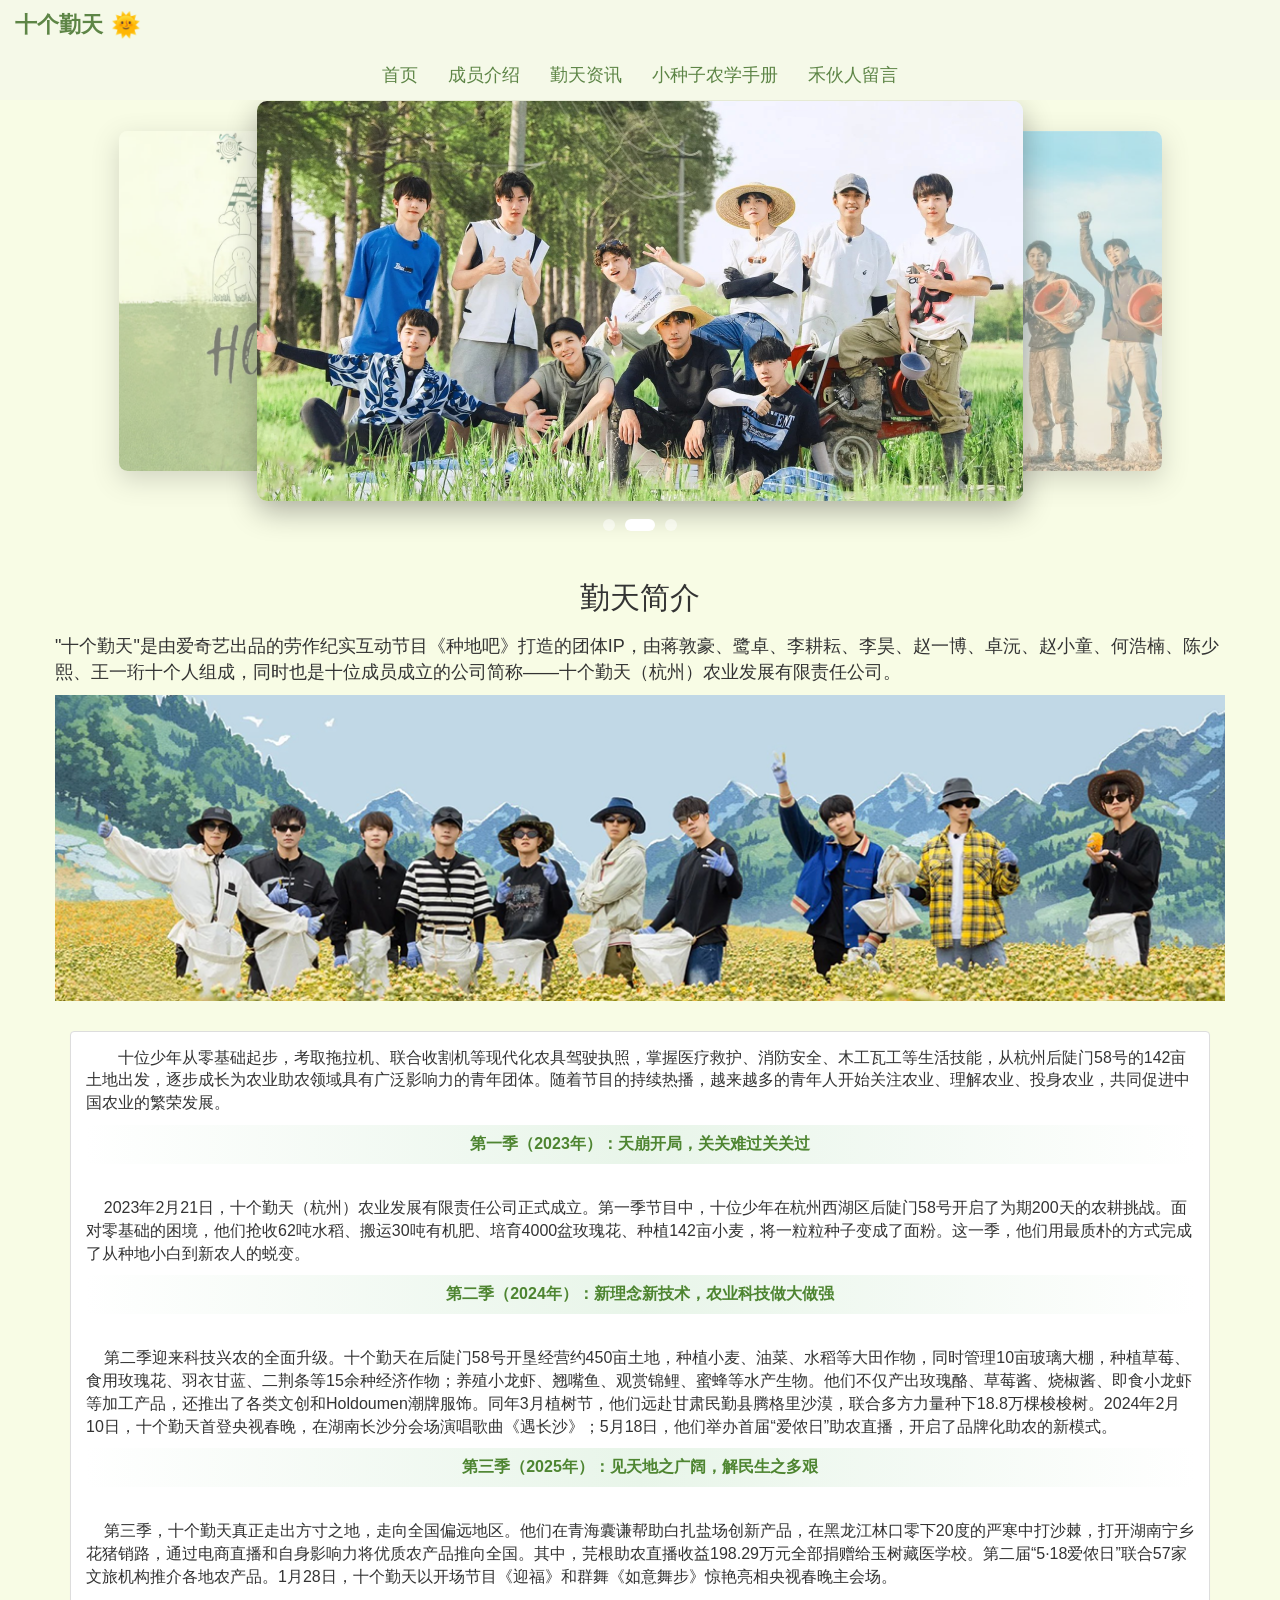
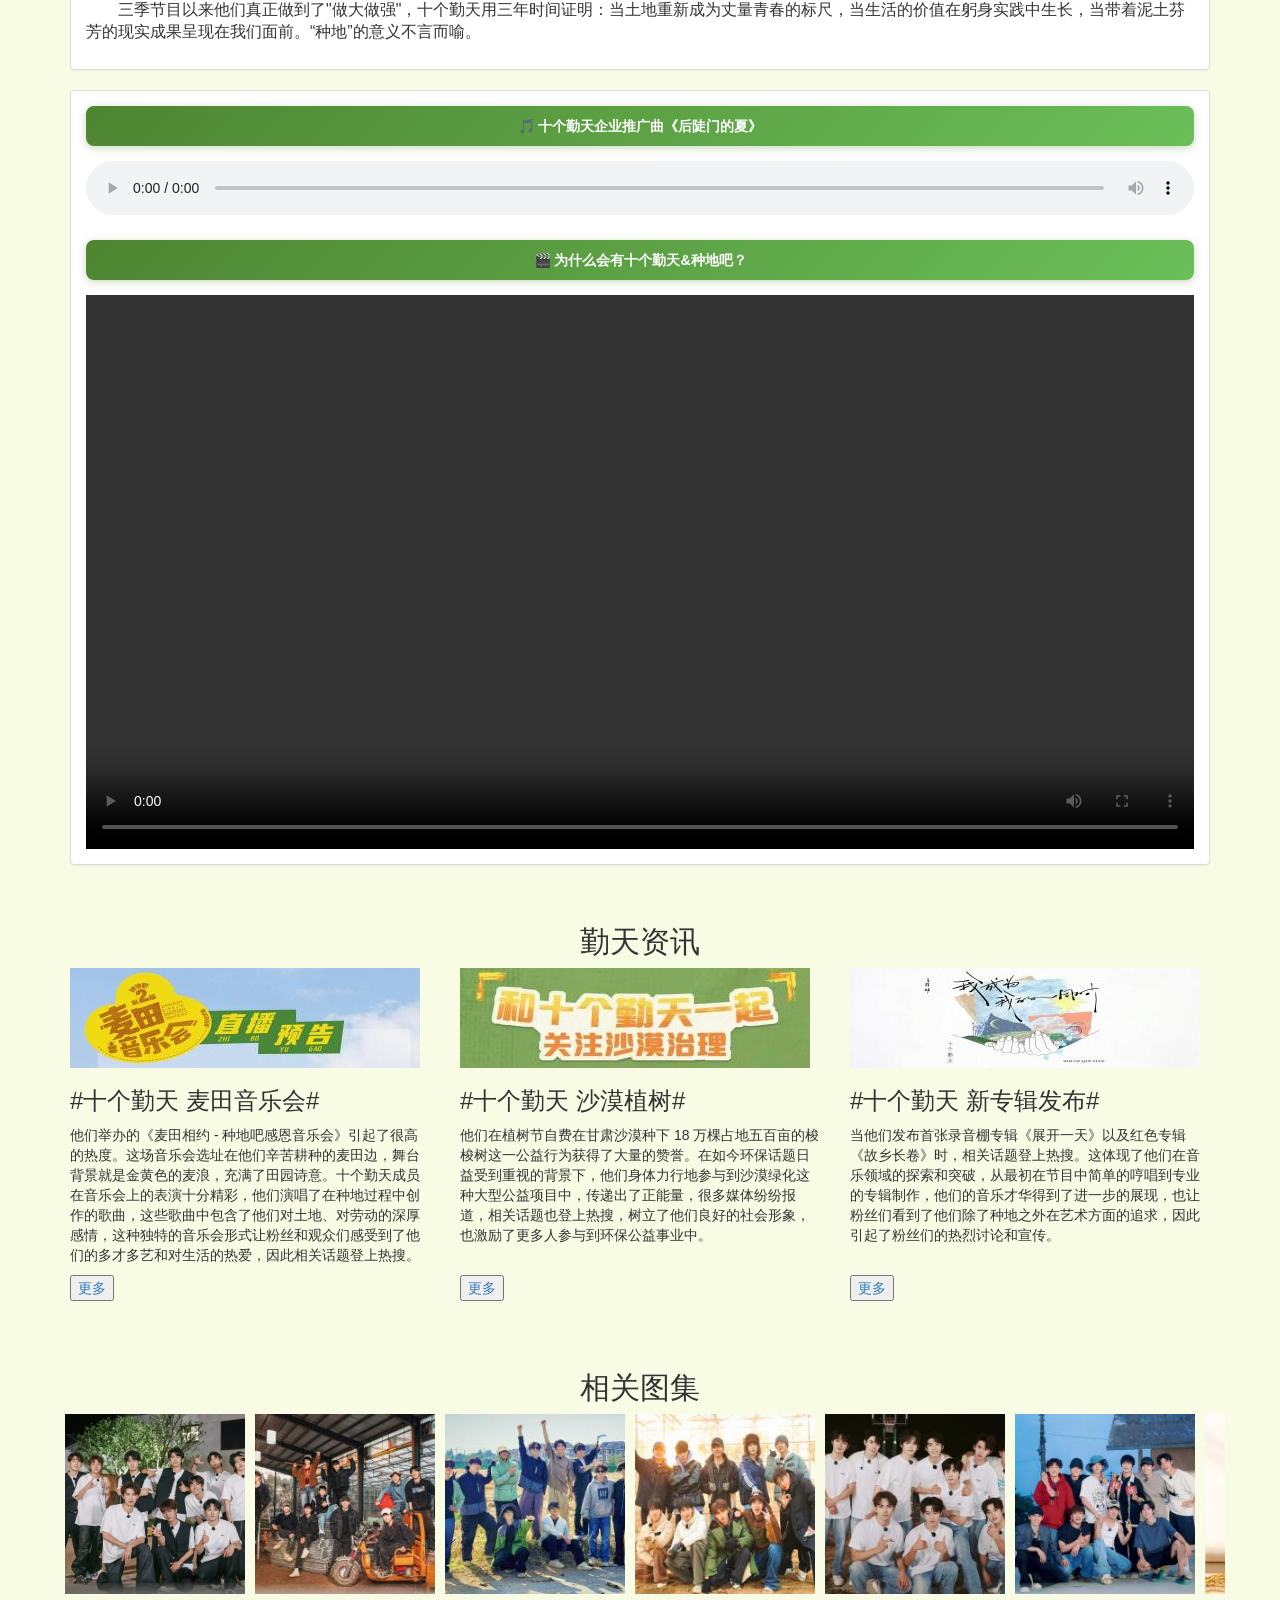
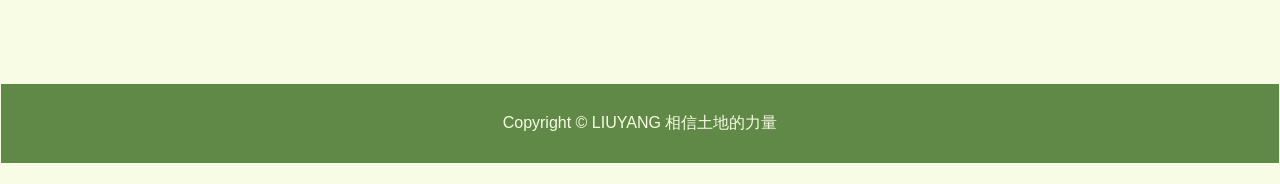
<file: index.html>
<!doctype html>
<html lang="zh-CN">
  <head>
    <meta charset="utf-8">
    <meta http-equiv="X-UA-Compatible" content="IE=edge">
    <meta name="viewport" content="width=device-width, initial-scale=1">
    <title>首页</title>
    <!-- Bootstrap -->
    <link rel="stylesheet" href="css/bootstrap.min.css">
	<link rel="stylesheet" href="css/index.css">
	<style>
		.carousel-container {
			position: relative;
			width: 100%;
			height: 500px;
			perspective: 1000px;
			overflow: hidden;
			margin-top: 50px;
		}
		.carousel-track {
			position: relative;
			width: 100%;
			height: 100%;
			display: flex;
			justify-content: center;
			align-items: center;
		}
		.carousel-slide {
			position: absolute;
			width: 60%;
			height: 80%;
			transition: all 0.6s ease;
			opacity: 0.5;
			transform: scale(0.8);
		}
		.carousel-slide img {
			width: 100%;
			height: 100%;
			object-fit: cover;
			border-radius: 10px;
			box-shadow: 0 10px 30px rgba(0,0,0,0.3);
		}
		.carousel-slide.active {
			z-index: 3;
			opacity: 1;
			transform: scale(1) translateX(0);
		}
		.carousel-slide.prev {
			z-index: 2;
			transform: scale(0.85) translateX(-30%);
		}
		.carousel-slide.next {
			z-index: 2;
			transform: scale(0.85) translateX(30%);
		}
		.carousel-nav {
			position: absolute;
			bottom: 20px;
			left: 50%;
			transform: translateX(-50%);
			display: flex;
			gap: 10px;
			z-index: 10;
		}
		.carousel-dot {
			width: 12px;
			height: 12px;
			border-radius: 50%;
			background: rgba(255,255,255,0.5);
			cursor: pointer;
			transition: 0.3s;
		}
		.carousel-dot.active {
			background: #fff;
			width: 30px;
			border-radius: 6px;
		}
	</style>
  </head>
  <body>
	  	   <!--导航栏-->
    <nav class="navbar">
      <div class="container-fluid navbar-inverse navbar-fixed-top">
        <div class="navbar-header">
          <button type="button" class="navbar-toggle collapsed" data-toggle="collapse" data-target="#bs-example-navbar-collapse-1" aria-expanded="false">
            <span class="sr-only">Toggle navigation</span>
            <span class="icon-bar"></span>
            <span class="icon-bar"></span>
            <span class="icon-bar"></span>
          </button>
          <a class="navbar-brand" href="index.html" style="display: flex; align-items: center; gap: 8px; font-size: 22px; font-weight: bold; font-family: 'KaiTi', 'STKaiti', serif;">十个勤天 <span style="font-size: 24px;">🌞</span></a>
        </div>
   
        <div class="collapse navbar-collapse" id="bs-example-navbar-collapse-1">
          <ul class="nav navbar-nav" style="display: flex; justify-content: center; width: 100%; font-size: 17px;">
            <li><a href="index.html">首页</a></li>
            <li><a href="page1.html">成员介绍</a></li>
		    <li><a href="page2.html">勤天资讯</a></li>
			<li><a href="page3.html">小种子农学手册</a></li>
			<li><a href="page4.html">禾伙人留言</a></li>
          </ul>
        </div>
      </div>
  
	<!-- 3D轮播图 -->
	<div class="carousel-container">
		<div class="carousel-track">
			<div class="carousel-slide" data-index="0">
				<img src="images/banner1.png" alt="banner1">
			</div>
			<div class="carousel-slide active" data-index="1">
				<img src="images/banner2.png" alt="banner2">
			</div>
			<div class="carousel-slide" data-index="2">
				<img src="images/banner3.png" alt="banner3">
			</div>
		</div>
		<div class="carousel-nav">
			<div class="carousel-dot" data-index="0"></div>
			<div class="carousel-dot active" data-index="1"></div>
			<div class="carousel-dot" data-index="2"></div>
		</div>
	</div>
	<!-- 轮播图 -->

	  <div class="container story">
	  	<div class="row">
	  		<h2>勤天简介</h2>
			<span style="font-size: 18px;">"十个勤天"是由爱奇艺出品的劳作纪实互动节目《种地吧》打造的团体IP，由蒋敦豪、鹭卓、李耕耘、李昊、赵一博、卓沅、赵小童、何浩楠、陈少熙、王一珩十个人组成，同时也是十位成员成立的公司简称——十个勤天（杭州）农业发展有限责任公司。</span><br>
			</p>
	  	</div>
		<div class="row">
			<img src="images/长合照.jpg" >
		</div>
	  </div>
	  
	  <div class="container jieshao">
	  	<div class="row"> 
			<!-- 响应式布局中等屏幕（电脑端） -->
	  		<div class="col-md-12" style="order: 2;">
	  			<div class="panel panel-default">
	  			  <div class="panel-body">
	  			    <p style="font-size:16px; text-indent: 2em;">十位少年从零基础起步，考取拖拉机、联合收割机等现代化农具驾驶执照，掌握医疗救护、消防安全、木工瓦工等生活技能，从杭州后陡门58号的142亩土地出发，逐步成长为农业助农领域具有广泛影响力的青年团体。随着节目的持续热播，越来越多的青年人开始关注农业、理解农业、投身农业，共同促进中国农业的繁荣发展。</p>
	  			    <p style="font-size:16px;"><strong style="color: #4E8531; display: block; text-align: center; padding: 8px; background: linear-gradient(90deg, transparent, #E8F5E9, transparent); border-radius: 5px; margin-bottom: 10px;">第一季（2023年）：天崩开局，关关难过关关过</strong><br>&nbsp;&nbsp;&nbsp;&nbsp;2023年2月21日，十个勤天（杭州）农业发展有限责任公司正式成立。第一季节目中，十位少年在杭州西湖区后陡门58号开启了为期200天的农耕挑战。面对零基础的困境，他们抢收62吨水稻、搬运30吨有机肥、培育4000盆玫瑰花、种植142亩小麦，将一粒粒种子变成了面粉。这一季，他们用最质朴的方式完成了从种地小白到新农人的蜕变。</p>
	  			    <p style="font-size:16px;"><strong style="color: #4E8531; display: block; text-align: center; padding: 8px; background: linear-gradient(90deg, transparent, #E8F5E9, transparent); border-radius: 5px; margin-bottom: 10px;">第二季（2024年）：新理念新技术，农业科技做大做强</strong><br>&nbsp;&nbsp;&nbsp;&nbsp;第二季迎来科技兴农的全面升级。十个勤天在后陡门58号开垦经营约450亩土地，种植小麦、油菜、水稻等大田作物，同时管理10亩玻璃大棚，种植草莓、食用玫瑰花、羽衣甘蓝、二荆条等15余种经济作物；养殖小龙虾、翘嘴鱼、观赏锦鲤、蜜蜂等水产生物。他们不仅产出玫瑰酪、草莓酱、烧椒酱、即食小龙虾等加工产品，还推出了各类文创和Holdoumen潮牌服饰。同年3月植树节，他们远赴甘肃民勤县腾格里沙漠，联合多方力量种下18.8万棵梭梭树。2024年2月10日，十个勤天首登央视春晚，在湖南长沙分会场演唱歌曲《遇长沙》；5月18日，他们举办首届“爱侬日”助农直播，开启了品牌化助农的新模式。</p>
	  			    <p style="font-size:16px;"><strong style="color: #4E8531; display: block; text-align: center; padding: 8px; background: linear-gradient(90deg, transparent, #E8F5E9, transparent); border-radius: 5px; margin-bottom: 10px;">第三季（2025年）：见天地之广阔，解民生之多艰</strong><br>&nbsp;&nbsp;&nbsp;&nbsp;第三季，十个勤天真正走出方寸之地，走向全国偏远地区。他们在青海囊谦帮助白扎盐场创新产品，在黑龙江林口零下20度的严寒中打沙棘，打开湖南宁乡花猪销路，通过电商直播和自身影响力将优质农产品推向全国。其中，芫根助农直播收益198.29万元全部捐赠给玉树藏医学校。第二届“5·18爱侬日”联合57家文旅机构推介各地农产品。1月28日，十个勤天以开场节目《迎福》和群舞《如意舞步》惊艳亮相央视春晚主会场。</p>
	  			    <p style="font-size:16px; text-indent: 2em;">三季节目以来他们真正做到了"做大做强"，十个勤天用三年时间证明：当土地重新成为丈量青春的标尺，当生活的价值在躬身实践中生长，当带着泥土芬芳的现实成果呈现在我们面前。“种地”的意义不言而喻。</p>
				</div>
	  			</div>
	  		</div>
			 
			<!-- 响应式布局中等屏幕（电脑端） -->
			<div class="col-md-12" style="order: 1;">
				<!-- 面板组件 -->
				<div class="panel panel-default" style="margin-bottom: 20px;">
				  <div class="panel-body">
					  <!-- 音频 -->
					<p style="font-weight: bold; text-align: center; padding: 10px; background: linear-gradient(135deg, #4E8531, #6BBF59); color: white; border-radius: 8px; margin-bottom: 15px; box-shadow: 0 2px 8px rgba(78, 133, 49, 0.3);">🎵 十个勤天企业推广曲《后陡门的夏》</p>
					<audio src="video/后陡门的夏.mp3" controls="controls" style="width: 100%; margin-bottom: 20px; min-height: 35px;">
					您的浏览器不支持音频播放
					</audio>
					<!-- 视频 -->
					<p style="font-weight: bold; text-align: center; padding: 10px; background: linear-gradient(135deg, #4E8531, #6BBF59); color: white; border-radius: 8px; margin-bottom: 15px; box-shadow: 0 2px 8px rgba(78, 133, 49, 0.3);">🎬 为什么会有十个勤天&种地吧？</p>
					<video src="video/先导片.mp4" controls="controls" style="width: 100%; height: auto; min-height: 300px; display: block; margin: 0 auto;">
					您的浏览器不支持视频播放
					</video>
				  </div>
				</div>
			</div>
	  	</div>
	  </div>
<!-- 资讯部分 -->
	<br>
    <div class="container">
        <div class="row">
        <h2 style="text-align: center;">勤天资讯</h2>
            <div class="col-md-4 portfolio-item">
                <img src="images/yinyuehui.jpg">
                <h3>#十个勤天 麦田音乐会#</h3>
                <p>他们举办的《麦田相约 - 种地吧感恩音乐会》引起了很高的热度。这场音乐会选址在他们辛苦耕种的麦田边，舞台背景就是金黄色的麦浪，充满了田园诗意。十个勤天成员在音乐会上的表演十分精彩，他们演唱了在种地过程中创作的歌曲，这些歌曲中包含了他们对土地、对劳动的深厚感情，这种独特的音乐会形式让粉丝和观众们感受到了他们的多才多艺和对生活的热爱，因此相关话题登上热搜。</p>
                <a href="page2.html">
				    <button>更多</button>
				</a>
            </div>
            <div class="col-md-4 portfolio-item">
                <img src="images/zhishu.jpg">
                <h3>#十个勤天 沙漠植树#</h3>
                <p >他们在植树节自费在甘肃沙漠种下 18 万棵占地五百亩的梭梭树这一公益行为获得了大量的赞誉。在如今环保话题日益受到重视的背景下，他们身体力行地参与到沙漠绿化这种大型公益项目中，传递出了正能量，很多媒体纷纷报道，相关话题也登上热搜，树立了他们良好的社会形象，也激励了更多人参与到环保公益事业中。</p><br>
                <a href="page2.html">
				    <button>更多</button>
				</a>
            </div>
            
            <div class="col-md-4 portfolio-item">
                <img src="images/zhuanji.jpg">
                <h3>#十个勤天 新专辑发布#</h3>
                <p>当他们发布首张录音棚专辑《展开一天》以及红色专辑《故乡长卷》时，相关话题登上热搜。这体现了他们在音乐领域的探索和突破，从最初在节目中简单的哼唱到专业的专辑制作，他们的音乐才华得到了进一步的展现，也让粉丝们看到了他们除了种地之外在艺术方面的追求，因此引起了粉丝们的热烈讨论和宣传。</p><br>
                <a href="page2.html">
				    <button>更多</button>
				</a>
            </div>

        </div>
    </div>
    <!-- 资讯部分结束 -->

	  <div class="container-fluid works">
	  	<div class="container">
	  		<div class="row text-center title">
	  			<h2>相关图集</h2>
	  		</div>
	  		<div class="row bottom">
	  			<ul class="scroll-container">
	  				<li class="scroll-item">
	  				<img src="images/合照1.jpg" onclick="openModal(this.src)" alt="合照1">
	  				<img src="images/合照2.jpg" onclick="openModal(this.src)" alt="合照2">
	  				<img src="images/合照3.jpg" onclick="openModal(this.src)" alt="合照3">
	  				<img src="images/合照4.jpg" onclick="openModal(this.src)" alt="合照4">
	  				<img src="images/合照5.jpg" onclick="openModal(this.src)" alt="合照5">
	  				<img src="images/合照6.jpg" onclick="openModal(this.src)" alt="合照6">
					<img src="images/大米.png" onclick="openModal(this.src)" alt="大米">
					<img src="images/六尾飘移虾.png" onclick="openModal(this.src)" alt="六尾飘移虾">
					<img src="images/翘嘴咸鱼.png" onclick="openModal(this.src)" alt="翘嘴咸鱼">
					<img src="images/草莓酱.png" onclick="openModal(this.src)" alt="草莓酱">
					<img src="images/全麦粉.png" onclick="openModal(this.src)" alt="全麦粉">
					<img src="images/玫瑰酪.png" onclick="openModal(this.src)" alt="玫瑰酪">
	  				</li>
	  			</ul>
	  		</div>
	  		
	  	</div>
	  </div>
	  
	  <!-- 图片查看模态框 -->
	  <div id="imageModal" class="modal" onclick="closeModal()">
	    <span class="close">&times;</span>
	    <img class="modal-content" id="modalImage">
	    <div id="caption"></div>
	  </div>
	  
	
<!--版权区-->
     <div class="container-fluid  footer">
       <div class="row">
         <div class="col-md-12">Copyright © LIUYANG 相信土地的力量</div>
       </div>
     </div>
	
    <!--引入js文件 -->
    <script src="js/jquery.min.js"></script>
    <script src="js/bootstrap.min.js"></script>

	<script>
		const slides = document.querySelectorAll('.carousel-slide');
		const dots = document.querySelectorAll('.carousel-dot');
		let currentIndex = 1;
		const totalSlides = slides.length;

		function updateCarousel() {
			slides.forEach((slide, index) => {
				slide.classList.remove('active', 'prev', 'next');
				const diff = index - currentIndex;
				if (diff === 0) {
					slide.classList.add('active');
				} else if (diff === -1 || (currentIndex === 0 && index === totalSlides - 1)) {
					slide.classList.add('prev');
				} else if (diff === 1 || (currentIndex === totalSlides - 1 && index === 0)) {
					slide.classList.add('next');
				}
			});

			dots.forEach((dot, index) => {
				dot.classList.toggle('active', index === currentIndex);
			});
		}

		function nextSlide() {
			currentIndex = (currentIndex + 1) % totalSlides;
			updateCarousel();
		}

		function prevSlide() {
			currentIndex = (currentIndex - 1 + totalSlides) % totalSlides;
			updateCarousel();
		}

		dots.forEach((dot, index) => {
			dot.addEventListener('click', () => {
				currentIndex = index;
				updateCarousel();
			});
		});

		setInterval(nextSlide, 3000);

		updateCarousel();
	</script>

	<script>
		function openModal(src) {
			var modal = document.getElementById('imageModal');
			var modalImg = document.getElementById('modalImage');
			var captionText = document.getElementById('caption');
			modal.style.display = "block";
			modalImg.src = src;
			captionText.innerHTML = src.split('/').pop().split('.')[0];
			document.body.style.overflow = "hidden";
		}

		function closeModal() {
			var modal = document.getElementById('imageModal');
			modal.style.display = "none";
			document.body.style.overflow = "auto";
		}

		window.onclick = function(event) {
			var modal = document.getElementById('imageModal');
			if (event.target == modal) {
				closeModal();
			}
		}
	</script>
  </body>
</html>
</file>
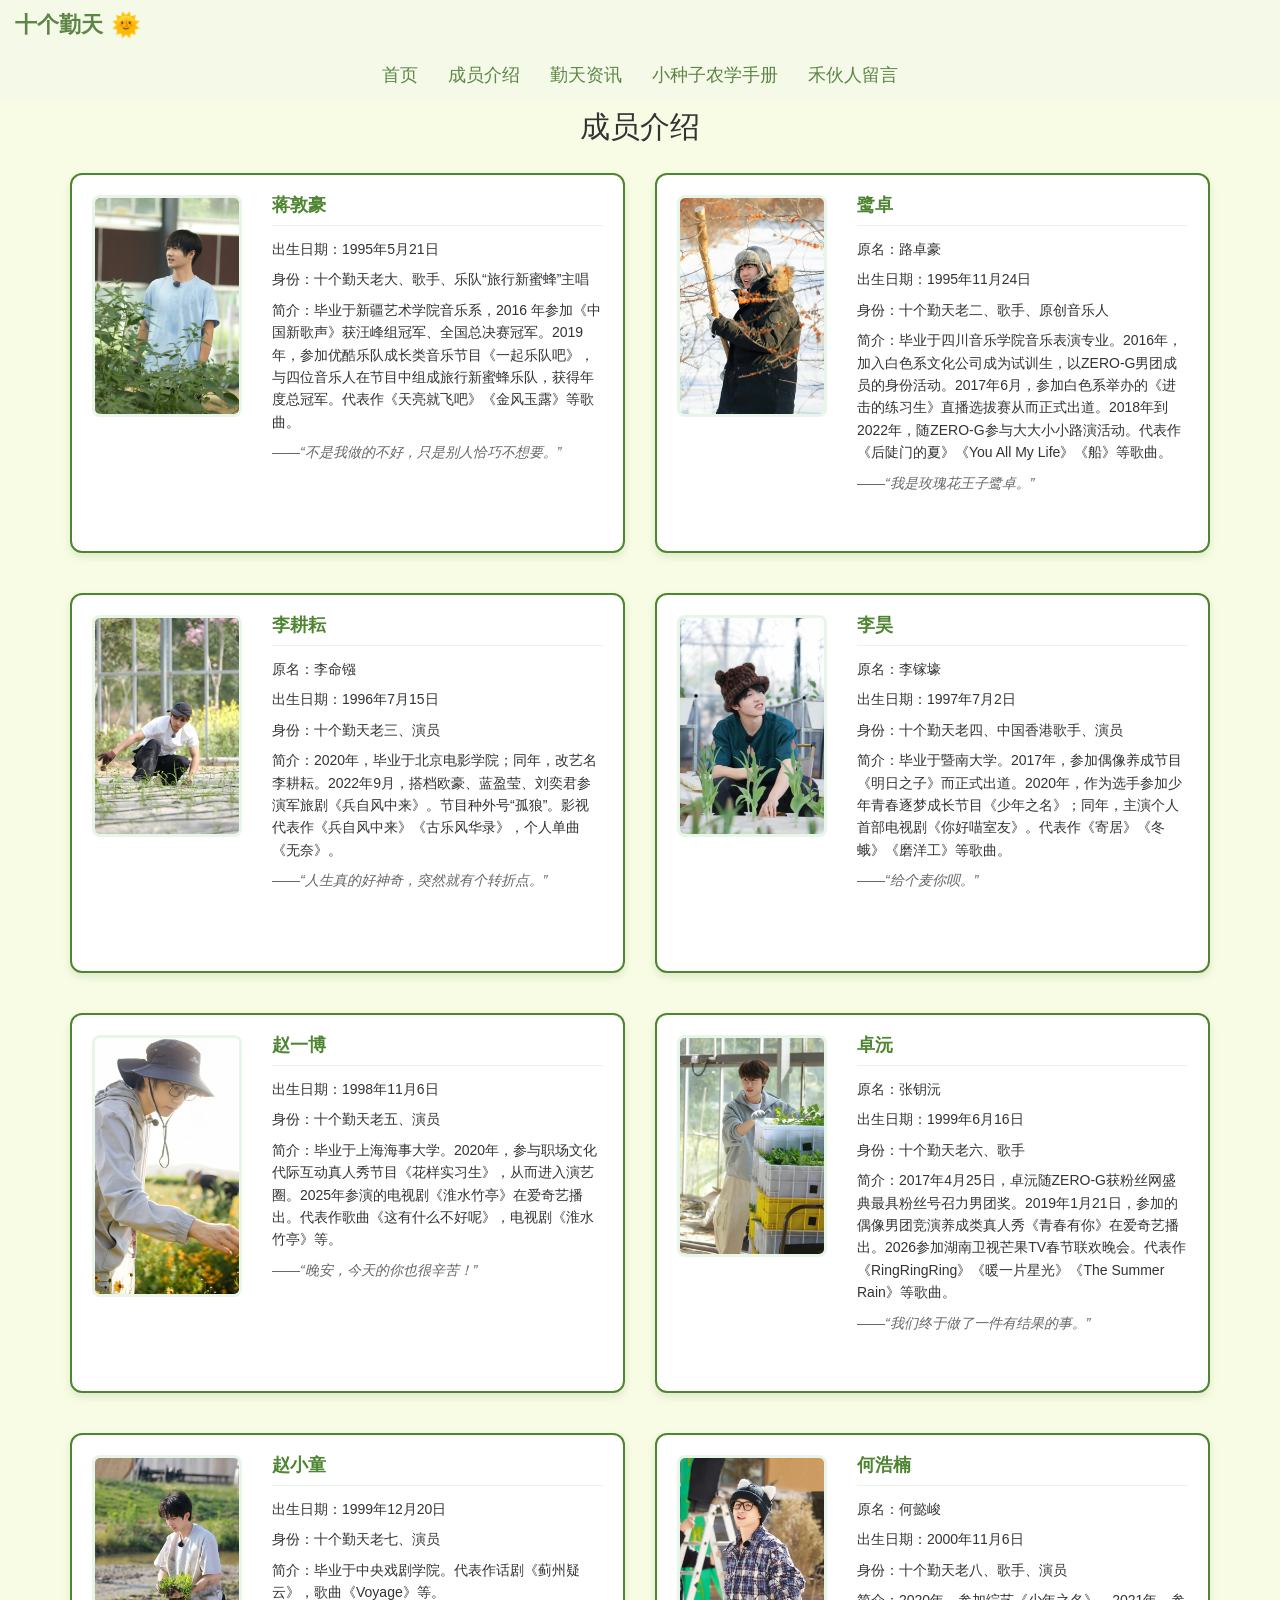
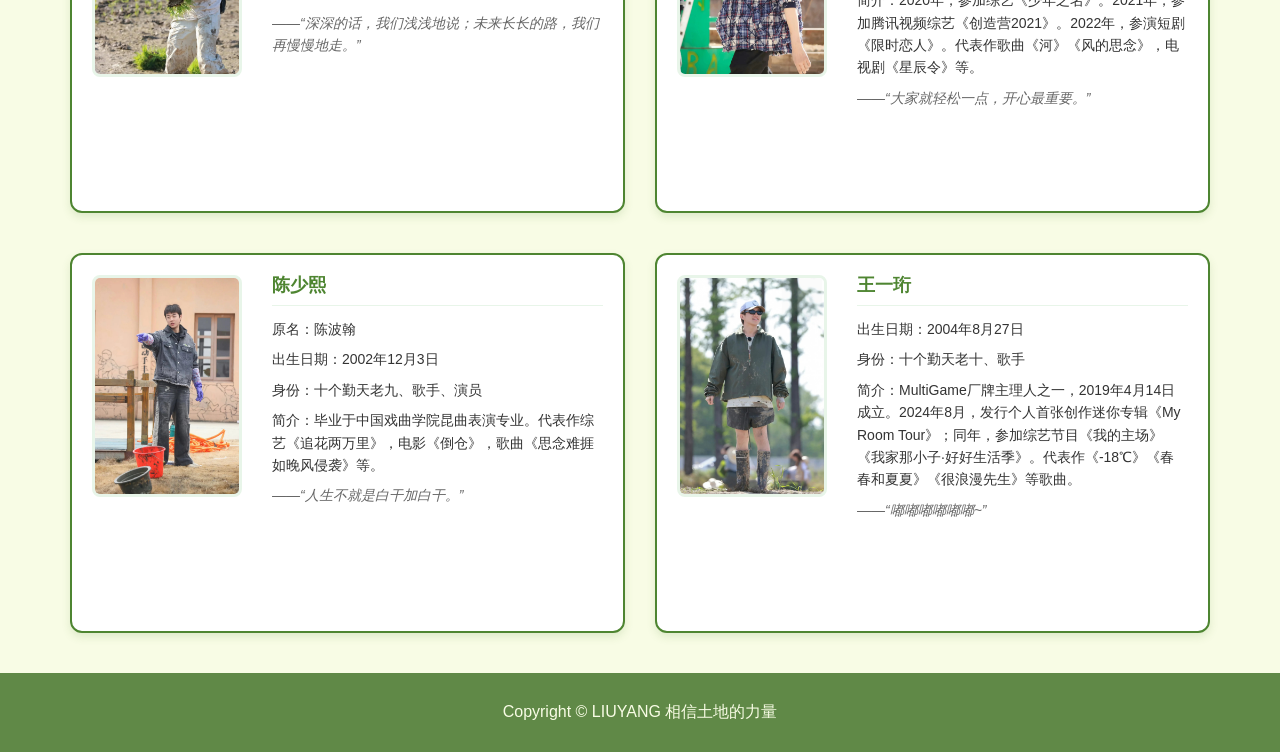
<file: page1.html>
<!doctype html>
<html lang="zh-CN">
  <head>
    <meta charset="utf-8">
    <meta http-equiv="X-UA-Compatible" content="IE=edge">
    <meta name="viewport" content="width=device-width, initial-scale=1">
    <!-- 上述3个meta标签*必须*放在最前面，任何其他内容都*必须*跟随其后！ -->
    <title>成员介绍</title>

    <!-- Bootstrap -->
    <link rel="stylesheet" href="css/bootstrap.min.css">
	<link rel="stylesheet" href="css/index.css">
	<style>
		.media-left img {
			transition: transform 0.3s ease;
			cursor: pointer;
			border-radius: 8px;
		}
		.media-left img:hover {
			transform: scale(1.1);
			box-shadow: 0 4px 15px rgba(0,0,0,0.3);
		}
		.modal {
			display: none;
			position: fixed;
			z-index: 9999;
			padding-top: 50px;
			left: 0;
			top: 0;
			width: 100%;
			height: 100%;
			overflow: auto;
			background-color: rgba(0,0,0,0.9);
		}
		.modal-content {
			margin: auto;
			display: block;
			max-width: 90%;
			max-height: 80vh;
			border-radius: 10px;
		}
		.close {
			position: absolute;
			top: 15px;
			right: 35px;
			color: #fff;
			font-size: 40px;
			font-weight: bold;
			cursor: pointer;
			transition: 0.3s;
		}
		.close:hover {
			color: #ccc;
		}
		/* 人物卡片样式 */
		.person-card {
			border: 2px solid #4E8531;
			border-radius: 12px;
			padding: 20px;
			background-color: #ffffff;
			margin-bottom: 20px;
			box-shadow: 0 4px 8px rgba(78, 133, 49, 0.15);
			min-height: 380px;
			display: flex;
			flex-direction: row;
			align-items: flex-start;
		}
		.person-card:hover {
			box-shadow: 0 6px 12px rgba(78, 133, 49, 0.2);
		}
		.person-card .media-left {
			flex-shrink: 0;
			margin-right: 20px;
		}
		.person-card .media-left img {
			border-radius: 8px;
			border: 3px solid #E8F5E9;
			width: 150px;
			height: auto;
			display: block;
		}
		.person-card .media-heading {
			color: #4E8531;
			font-weight: bold;
			border-bottom: 1px solid #E8F5E9;
			padding-bottom: 10px;
			margin-bottom: 12px;
			font-size: 1.3em;
		}
		.person-card .media-body {
			flex: 1;
			display: flex;
			flex-direction: column;
		}
		.person-card .media-body p {
			margin-bottom: 8px;
			line-height: 1.6;
			font-size: 14px;
			color: #333;
		}
		.person-card .media-body p:last-child {
			margin-top: auto;
			font-style: italic;
			color: #666;
		}
	</style>
  </head>
  <body>
	  <!--导航栏-->
    <nav class="navbar">
      <div class="container-fluid navbar-inverse navbar-fixed-top">
        <div class="navbar-header">
          <button type="button" class="navbar-toggle collapsed" data-toggle="collapse" data-target="#bs-example-navbar-collapse-1" aria-expanded="false">
            <span class="sr-only">Toggle navigation</span>
            <span class="icon-bar"></span>
            <span class="icon-bar"></span>
            <span class="icon-bar"></span>
          </button>
          <a class="navbar-brand" href="index.html" style="display: flex; align-items: center; gap: 8px; font-size: 22px; font-weight: bold; font-family: 'KaiTi', 'STKaiti', serif;">十个勤天 <span style="font-size: 24px;">🌞</span></a>
        </div>
   
        <div class="collapse navbar-collapse" id="bs-example-navbar-collapse-1">
          <ul class="nav navbar-nav" style="display: flex; justify-content: center; width: 100%; font-size: 17px;">
            <li><a href="index.html">首页</a></li>
            <li><a href="page1.html">成员介绍</a></li>
        <li><a href="page2.html">勤天资讯</a></li>
      <li><a href="page3.html">小种子农学手册</a></li>
      <li><a href="page4.html">禾伙人留言</a></li>
          </ul>
        </div>
      </div>
    </nav>
    <br>
    <h2 style="text-align: center;">成员介绍</h2>
    <br>
    <div class="container pro">
    <div class="row">
      <!-- 响应式布局中等屏幕（电脑端）占据一行六列，小屏幕（平板端）占据一整行十二列 -->
      <div class="col-md-6 col-sm-12">
        <!-- 媒体对象组件 -->
        <div class="media person-card">
          <!-- 媒体对象左边图片内容 -->
          <div class="media-left">
            <a href="#">
               <img src="images/个人介绍-蒋敦豪.jpg" style="width: 150px; height: auto;">
            </a>
          </div>
          <div class="media-body">
            <h3 class="media-heading">蒋敦豪</h3>  
            <p>出生日期：1995年5月21日</p>
            <p>身份：十个勤天老大、歌手、乐队“旅行新蜜蜂”主唱</p>
            <p>简介：毕业于新疆艺术学院音乐系，2016 年参加《中国新歌声》获汪峰组冠军、全国总决赛冠军。2019年，参加优酷乐队成长类音乐节目《一起乐队吧》，与四位音乐人在节目中组成旅行新蜜蜂乐队，获得年度总冠军。代表作《天亮就飞吧》《金风玉露》等歌曲。</p>
            <p>——“不是我做的不好，只是别人恰巧不想要。”</p>
          </div>
        </div>
      </div>
      
      <div class="col-md-6 col-sm-12">
        <div class="media person-card">
        <div class="media-left">
          <a href="#">
             <img src="images/个人介绍-鹭卓.jpg" style="width: 150px; height: auto;">
          </a>
        </div>
        <div class="media-body">
            <h3 class="media-heading">鹭卓</h3>
            <p>原名：路卓豪</p>
            <p>出生日期：1995年11月24日</p>
            <p>身份：十个勤天老二、歌手、原创音乐人</p>
            <p>简介：毕业于四川音乐学院音乐表演专业。2016年，加入白色系文化公司成为试训生，以ZERO-G男团成员的身份活动。2017年6月，参加白色系举办的《进击的练习生》直播选拔赛从而正式出道。2018年到2022年，随ZERO-G参与大大小小路演活动。代表作《后陡门的夏》《You All My Life》《船》等歌曲。</p>
            <p>——“我是玫瑰花王子鹭卓。”</p>
          </div>
      </div>
      </div>
      </div>
      <br>
      <div class="row">
        <div class="col-md-6 col-sm-12">
        <div class="media person-card">
        <div class="media-left">
          <a href="#">
             <img src="images/个人介绍-李耕耘.jpg" style="width: 150px; height: auto;">
          </a>
        </div>
        <div class="media-body">
            <h3 class="media-heading">李耕耘</h3>
            <p>原名：李命镪</p>
            <p>出生日期：1996年7月15日</p>
            <p>身份：十个勤天老三、演员</p>
            <p>简介：2020年，毕业于北京电影学院；同年，改艺名李耕耘。2022年9月，搭档欧豪、蓝盈莹、刘奕君参演军旅剧《兵自风中来》。节目种外号“孤狼”。影视代表作《兵自风中来》《古乐风华录》，个人单曲《无奈》。</p>
            <p>——“人生真的好神奇，突然就有个转折点。”</p>
          </div>
      </div>
      </div>
      
      <div class="col-md-6 col-sm-12">
        <div class="media person-card">
        <div class="media-left">
          <a href="#">
             <img src="images/个人介绍-李昊.jpg" style="width: 150px; height: auto;">
          </a>
        </div>
       <div class="media-body">
            <h3 class="media-heading">李昊</h3>
            <p>原名：李镓壕</p>
            <p>出生日期：1997年7月2日</p>
            <p>身份：十个勤天老四、中国香港歌手、演员</p>
            <p>简介：毕业于暨南大学。2017年，参加偶像养成节目《明日之子》而正式出道。2020年，作为选手参加少年青春逐梦成长节目《少年之名》；同年，主演个人首部电视剧《你好喵室友》。代表作《寄居》《冬蛾》《磨洋工》等歌曲。</p>
            <p>——“给个麦你呗。”</p>
          </div>
      </div>
      </div>
      </div>
      <br>
      <div class="row">
        <div class="col-md-6 col-sm-12">
        <div class="media person-card">
        <div class="media-left">
          <a href="#">
             <img src="images/个人介绍-赵一博.jpg" style="width: 150px; height: auto;">
          </a>
        </div>
        <div class="media-body">
          <h3 class="media-heading">赵一博</h3>
        <p>出生日期：1998年11月6日</p>
        <p>身份：十个勤天老五、演员</p>
        <p>简介：毕业于上海海事大学。2020年，参与职场文化代际互动真人秀节目《花样实习生》，从而进入演艺圈。2025年参演的电视剧《淮水竹亭》在爱奇艺播出。代表作歌曲《这有什么不好呢》，电视剧《淮水竹亭》等。</p>
        <p>——“晚安，今天的你也很辛苦！”</p>
      </div>
      </div>
      </div>
      
      <div class="col-md-6 col-sm-12">
        <div class="media person-card">
        <div class="media-left">
          <a href="#">
             <img src="images/个人介绍-卓沅.jpg" style="width: 150px; height: auto;">
          </a>
        </div>
        <div class="media-body">
          <h3 class="media-heading">卓沅</h3>
          <p>原名：张钥沅</p>
          <p>出生日期：1999年6月16日</p>
          <p>身份：十个勤天老六、歌手</p>
          <p>简介：2017年4月25日，卓沅随ZERO-G获粉丝网盛典最具粉丝号召力男团奖。2019年1月21日，参加的偶像男团竞演养成类真人秀《青春有你》在爱奇艺播出。2026参加湖南卫视芒果TV春节联欢晚会。代表作《RingRingRing》《暖一片星光》《The Summer Rain》等歌曲。</p>
          <p>——“我们终于做了一件有结果的事。”</p>
        </div>
      </div>
      </div>
      </div>
      <br>

      <div class="row">
        <div class="col-md-6 col-sm-12">
        <div class="media person-card">
        <div class="media-left">
          <a href="#">
             <img src="images/个人介绍-赵小童.jpg" style="width: 150px; height: auto;">
          </a>
        </div>
        <div class="media-body">
          <h3 class="media-heading">赵小童</h3>
        <p>出生日期：1999年12月20日</p>
        <p>身份：十个勤天老七、演员</p>
        <p>简介：毕业于中央戏剧学院。代表作话剧《蓟州疑云》，歌曲《Voyage》等。</p>
        <p>——“深深的话，我们浅浅地说；未来长长的路，我们再慢慢地走。”</p>
      </div>
      </div>
      </div>
      
      <div class="col-md-6 col-sm-12">
        <div class="media person-card">
        <div class="media-left">
          <a href="#">
             <img src="images/个人介绍-何浩楠.jpg" style="width: 150px; height: auto;">
          </a>
        </div>
        <div class="media-body">
          <h3 class="media-heading">何浩楠</h3>
          <p>原名：何懿峻</p>
          <p>出生日期：2000年11月6日</p>
          <p>身份：十个勤天老八、歌手、演员</p>
          <p>简介：2020年，参加综艺《少年之名》。2021年，参加腾讯视频综艺《创造营2021》。2022年，参演短剧《限时恋人》。代表作歌曲《河》《风的思念》，电视剧《星辰令》等。</p>
          <p>——“大家就轻松一点，开心最重要。”</p>
        </div>
      </div>
      </div>
      </div>
      <br>
      <div class="row">
        <div class="col-md-6 col-sm-12">
        <div class="media person-card">
        <div class="media-left">
          <a href="#">
             <img src="images/个人介绍-陈少熙.jpg" style="width: 150px; height: auto;">
          </a>
        </div>
        <div class="media-body">
          <h3 class="media-heading">陈少熙</h3>
          <p>原名：陈波翰</p>
          <p>出生日期：2002年12月3日</p>
          <p>身份：十个勤天老九、歌手、演员</p>
          <p>简介：毕业于中国戏曲学院昆曲表演专业。代表作综艺《追花两万里》，电影《倒仓》，歌曲《思念难捱如晚风侵袭》等。</p>
          <p>——“人生不就是白干加白干。”</p>
        </div>
      </div>
      </div>
      
      <div class="col-md-6 col-sm-12">
        <div class="media person-card">
        <div class="media-left">
          <a href="#">
             <img src="images/个人介绍-王一珩.jpg" style="width: 150px; height: auto;">
          </a>
        </div>
        <div class="media-body">
          <h3 class="media-heading">王一珩</h3>
          <p>出生日期：2004年8月27日</p>
          <p>身份：十个勤天老十、歌手</p>
          <p>简介：MultiGame厂牌主理人之一，2019年4月14日成立。2024年8月，发行个人首张创作迷你专辑《My Room Tour》；同年，参加综艺节目《我的主场》《我家那小子·好好生活季》。代表作《-18℃》《春春和夏夏》《很浪漫先生》等歌曲。</p>
          <p>——“嘟嘟嘟嘟嘟嘟~”</p>
        </div>
      </div>
      </div>
      </div>
      
    </div>  
	
<!-- 	版权说明区开始 -->

     <div class="container-fluid  footer">
       <div class="row">
         <div class="col-md-12">Copyright © LIUYANG 相信土地的力量</div>
       </div>
     </div>
	
	
    <!-- 引入js文件 -->
    <script src="js/jquery.min.js"></script>
    <script src="js/bootstrap.min.js"></script>

    <!-- 图片放大弹窗 -->
    <div id="imgModal" class="modal">
      <span class="close">&times;</span>
      <img class="modal-content" id="modalImg">
    </div>

    <script>
      var modal = document.getElementById("imgModal");
      var modalImg = document.getElementById("modalImg");

      document.querySelectorAll(".media-left img").forEach(function(img) {
        img.addEventListener("click", function() {
          modal.style.display = "block";
          modalImg.src = this.src;
        });
      });

      document.querySelector(".close").addEventListener("click", function() {
        modal.style.display = "none";
      });

      modal.addEventListener("click", function(e) {
        if (e.target === modal) {
          modal.style.display = "none";
        }
      });
    </script>
  </body>
</html>
</file>
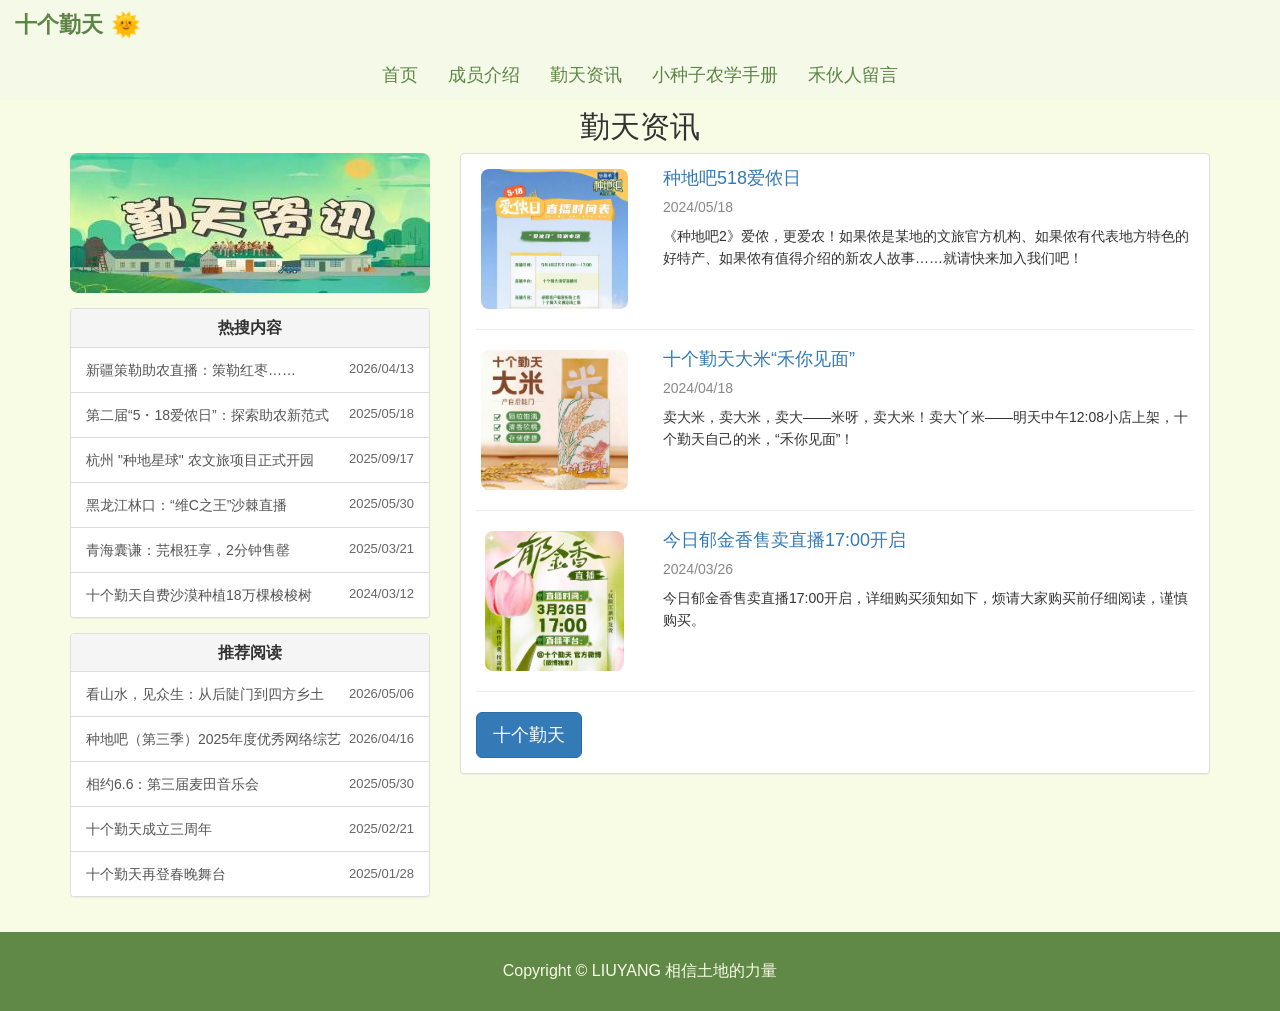
<file: page2.html>
<!doctype html>
<html lang="zh-CN">
  <head>
    <meta charset="utf-8">
    <meta http-equiv="X-UA-Compatible" content="IE=edge">
    <meta name="viewport" content="width=device-width, initial-scale=1">
    <title>勤天资讯</title>

    <!-- Bootstrap -->
    <link rel="stylesheet" href="css/bootstrap.min.css">
	<link rel="stylesheet" href="css/index.css">
	<style>
		/* 列表项居中对齐 */
		.list-group-item {
			text-align: center;
			display: flex;
			justify-content: space-between;
			align-items: center;
			padding: 12px 15px;
		}
		.list-group-item p.pull-right {
			margin-bottom: 0;
			font-size: 13px;
			color: #666;
		}
		/* 新闻图片放大并居中 */
		.news-img-container {
			display: flex;
			align-items: center;
			justify-content: center;
			height: 100%;
			min-height: 140px;
		}
		.news-img-container img {
			max-width: 100%;
			max-height: 140px;
			height: auto;
			display: block;
			border-radius: 8px;
		}
		/* 新闻内容区域 */
		.news-content {
			display: flex;
			flex-direction: column;
			justify-content: center;
			height: 100%;
		}
		.xwnc-title {
			margin-top: 0;
			margin-bottom: 8px;
		}
		.xwnc-text1 {
			margin-bottom: 8px;
			color: #888;
			font-size: 14px;
		}
		.xwnc-text2 {
			margin-bottom: 0;
			line-height: 1.6;
		}
		/* 面板内容紧凑 */
		.panel {
			margin-bottom: 15px;
		}
		.panel-body {
			padding: 15px;
		}
		/* 搜索热榜和推荐阅读标题居中 */
		.panel-title {
			text-align: center;
		}
		/* 资讯图片放大 */
		.dynamic-pic {
			width: 100%;
			height: auto;
			display: block;
			margin-bottom: 15px;
			border-radius: 8px;
		}
	</style>
  </head>
  <body>
	  <!--导航栏-->
    <nav class="navbar">
      <div class="container-fluid navbar-inverse navbar-fixed-top">
        <div class="navbar-header">
          <button type="button" class="navbar-toggle collapsed" data-toggle="collapse" data-target="#bs-example-navbar-collapse-1" aria-expanded="false">
            <span class="sr-only">Toggle navigation</span>
            <span class="icon-bar"></span>
            <span class="icon-bar"></span>
            <span class="icon-bar"></span>
          </button>
          <a class="navbar-brand" href="index.html" style="display: flex; align-items: center; gap: 8px; font-size: 22px; font-weight: bold; font-family: 'KaiTi', 'STKaiti', serif;">十个勤天 <span style="font-size: 24px;">🌞</span></a>
        </div>
   
        <div class="collapse navbar-collapse" id="bs-example-navbar-collapse-1">
          <ul class="nav navbar-nav" style="display: flex; justify-content: center; width: 100%; font-size: 17px;">
            <li><a href="index.html">首页</a></li>
            <li><a href="page1.html">成员介绍</a></li>
		    <li><a href="page2.html">勤天资讯</a></li>
			<li><a href="page3.html">小种子农学手册</a></li>
			<li><a href="page4.html">禾伙人留言</a></li>
          </ul>
        </div>
      </div>
    </nav>
	<br>
    <h2 style="text-align: center;">勤天资讯</h2>
	<div class="container dynamic">
		<div class="row">
			<!-- 响应式布局中等屏幕（电脑端）占据一行四列 -->
			<div class="col-md-4">
				<img class="dynamic-pic" src="images/zixun.jpg" alt="资讯">
				<!-- 面板组件 -->
				<div class="panel panel-default hot">
				  <div class="panel-heading">
					  <!-- 面板组件标题 -->
				    <h3 class="panel-title" style="font-weight: bold;">热搜内容</h3>
				  </div>
				  <!-- 列表组 -->
				  <div class="list-group">
				      <a href="https://xjrb.ts.cn/xjrb/20260413/256490.html" target="_blank" class="list-group-item">新疆策勒助农直播：策勒红枣……<p class="pull-right">2026/04/13 </p></a>
				      <a href="https://ghrp.cctv.com/2025/05/26/ARTILFYVRbmf58Ghq8M8d6zC250526.shtml" target="_blank" class="list-group-item">第二届“5・18爱侬日”：探索助农新范式<p class="pull-right">2025/05/18</p></a>
				      <a href="https://www.xiaohongshu.com/discovery/item/68c625da000000001d022f8d?source=webshare&xhsshare=pc_web&xsec_token=AB-lThcW_hQJpqjR-8JqxDjgheyb1mQQ580ykrLlQFKto=&xsec_source=pc_share" target="_blank" class="list-group-item">杭州 "种地星球" 农文旅项目正式开园<p class="pull-right">2025/09/17</p></a>
				      <a href="https://www.toutiao.com/article/7510045893333139980/" target="_blank" class="list-group-item">黑龙江林口：“维C之王”沙棘直播<p class="pull-right">2025/05/30</p></a>
				      <a href="https://www.qh.chinanews.com.cn/sh/news/2025/0321/133704.html" target="_blank" class="list-group-item">青海囊谦：芫根狂享，2分钟售罄<p class="pull-right">2025/03/21</p></a>
					  <a href="https://mp.weixin.qq.com/s/u54KcEZ7zwIEcAec9evwtg" target="_blank" class="list-group-item">十个勤天自费沙漠种植18万棵梭梭树<p class="pull-right">2024/03/12</p></a>
					</div>				  
				</div>
				<div class="panel panel-default read">
				  <div class="panel-heading">
				    <h3 class="panel-title" style="font-weight: bold;">推荐阅读</h3>
				  </div>
				  <div class="list-group">
				      <a href="https://weibo.com/7781218487/QE5AlA8rc?pagetype=profilefeed" target="_blank" class="list-group-item">看山水，见众生：从后陡门到四方乡土<p class="pull-right">2026/05/06</p></a>
				      <a href="https://weibo.com/7781218487/QB6nkkshE?pagetype=profilefeed" target="_blank" class="list-group-item">种地吧（第三季）2025年度优秀网络综艺<p class="pull-right">2026/04/16</p></a>
				      <a href="https://weibo.com/7781218487/PudW2kUwt?refer_flag=1001030103_" target="_blank" class="list-group-item">相约6.6：第三届麦田音乐会<p class="pull-right">2025/05/30</p></a>
				      <a href="https://weibo.com/7827781925/QsQ8XBZ0m?pagetype=profilefeed" target="_blank" class="list-group-item">十个勤天成立三周年<p class="pull-right">2025/02/21</p></a>
				      <a href="https://weibo.com/1682207150/PbFUHh5D6?refer_flag=1001030103_" target="_blank" class="list-group-item">十个勤天再登春晚舞台<p class="pull-right">2025/01/28</p></a>
					</div>				  
				</div>
			</div>
			
			<!-- 响应式布局中等屏幕（电脑端）一行占据八列 -->
			<div class="col-md-8 dy-bottom">
				<!-- 面板组件 -->
				<div class="panel panel-default">
				  <div class="panel-body">
				    	<div class="row">
							<!-- 响应式布局大屏幕占据一行三列,中等屏幕(电脑端),小屏幕(平板端)和超小屏幕(手机端)都隐藏显示 -->
				    		<div class="col-lg-3 col-md-4 news-img-container">
				    			<a href=""><img src="images/新闻图1.jpg" alt="新闻图1"></a>
				    		</div>
							<!-- 响应式布局中等屏幕（电脑端）一行占据九列 -->
							<div class="col-md-9">
								<h4 class="xwnc-title"><a href="">种地吧518爱侬日</a></h4>
								<p class="xwnc-text1">2024/05/18</p>
								<p class="xwnc-text2">《种地吧2》爱侬，更爱农！如果侬是某地的文旅官方机构、如果侬有代表地方特色的好特产、如果侬有值得介绍的新农人故事……就请快来加入我们吧！</p>
							</div>
						</div>
						<hr>
						<div class="row">
							<div class="col-lg-3 col-md-4 news-img-container">
								<a href=""><img src="images/新闻图2.jpg" alt="新闻图2"></a>
							</div>
							<div class="col-md-9">
								<h4 class="xwnc-title"><a href="">十个勤天大米“禾你见面”</a></h4>
								<p class="xwnc-text1">2024/04/18</p>
								<p class="xwnc-text2">卖大米，卖大米，卖大——米呀，卖大米！卖大丫米——明天中午12:08小店上架，十个勤天自己的米，“禾你见面”！</p>
							</div>
						</div>
						<hr>
						<div class="row">
							<div class="col-lg-3 col-md-4 news-img-container">
								<a href=""><img src="images/新闻图3.jpg" alt="新闻图3"></a>
							</div>
							<div class="col-md-9">
								<h4 class="xwnc-title"><a href="">今日郁金香售卖直播17:00开启</a></h4>
								<p class="xwnc-text1">2024/03/26</p>
								<p class="xwnc-text2">今日郁金香售卖直播17:00开启，详细购买须知如下，烦请大家购买前仔细阅读，谨慎购买。</p>
							</div>
						</div>
						<hr>
						
						<!-- Button trigger modal -->
						<!-- 模态框 -->
						<button type="button" class="btn btn-primary btn-lg" data-toggle="modal" data-target="#myModal">
						  十个勤天
						</button>
						
						<!-- Modal -->
						
						<div class="modal fade" id="myModal" tabindex="-1" role="dialog" aria-labelledby="myModalLabel">
						  <div class="modal-dialog" role="document">
						    <div class="modal-content">
						      <div class="modal-header">
						        <button type="button" class="close" data-dismiss="modal" aria-label="Close"><span aria-hidden="true">&times;</span></button>
						        <h4 class="modal-title" id="myModalLabel">十个勤天</h4>
						      </div>
							  <!-- 模态框内容 -->
						      <div class="modal-body">
						        <h3 style="text-align: center;">十个勤天</h3>
								<p>十个勤天是劳作纪实真人秀《种地吧》中十名嘉宾的组合名，由蒋敦豪、鹭卓、李耕耘、李昊、赵一博、卓沅、赵小童、何浩楠、陈少熙、王一珩十人组成。十位年轻人从毫无经验的种地小白，一路学习成长，成为熟练掌握各项种地技能的“新农人”，将一方土地经营得有声有色。节目组为了解决后续农产品售卖资质问题，注册了“十个勤天”公司，还发布了“种地吧”和“十个勤天”的文创产品及周边。十个少年一步步从“菜鸟农人”变身创业能手，成为乡村振兴进程中的“弄潮儿”，在火热的土地上抒写着新时代“新农人”的奋斗故事。</p>
						      </div>
						      <div class="modal-footer">
						        <button type="button" class="btn btn-default" data-dismiss="modal">关闭</button>
						        <button type="button" class="btn btn-primary">已了解</button>
						      </div>
						    </div>
						  </div>
						</div>
					
					
					
					
				  </div>
				</div>
			</div>
		</div>
	</div>
	
<!-- 	版权说明区开始 -->

     <div class="container-fluid  footer">
       <div class="row">
         <div class="col-md-12">Copyright © LIUYANG 相信土地的力量</div>
       </div>
     </div>
	
	
    <!-- 引入js文件 -->
    <script src="js/jquery.min.js"></script>
    <script src="js/bootstrap.min.js"></script>
  </body>
</html>
</file>
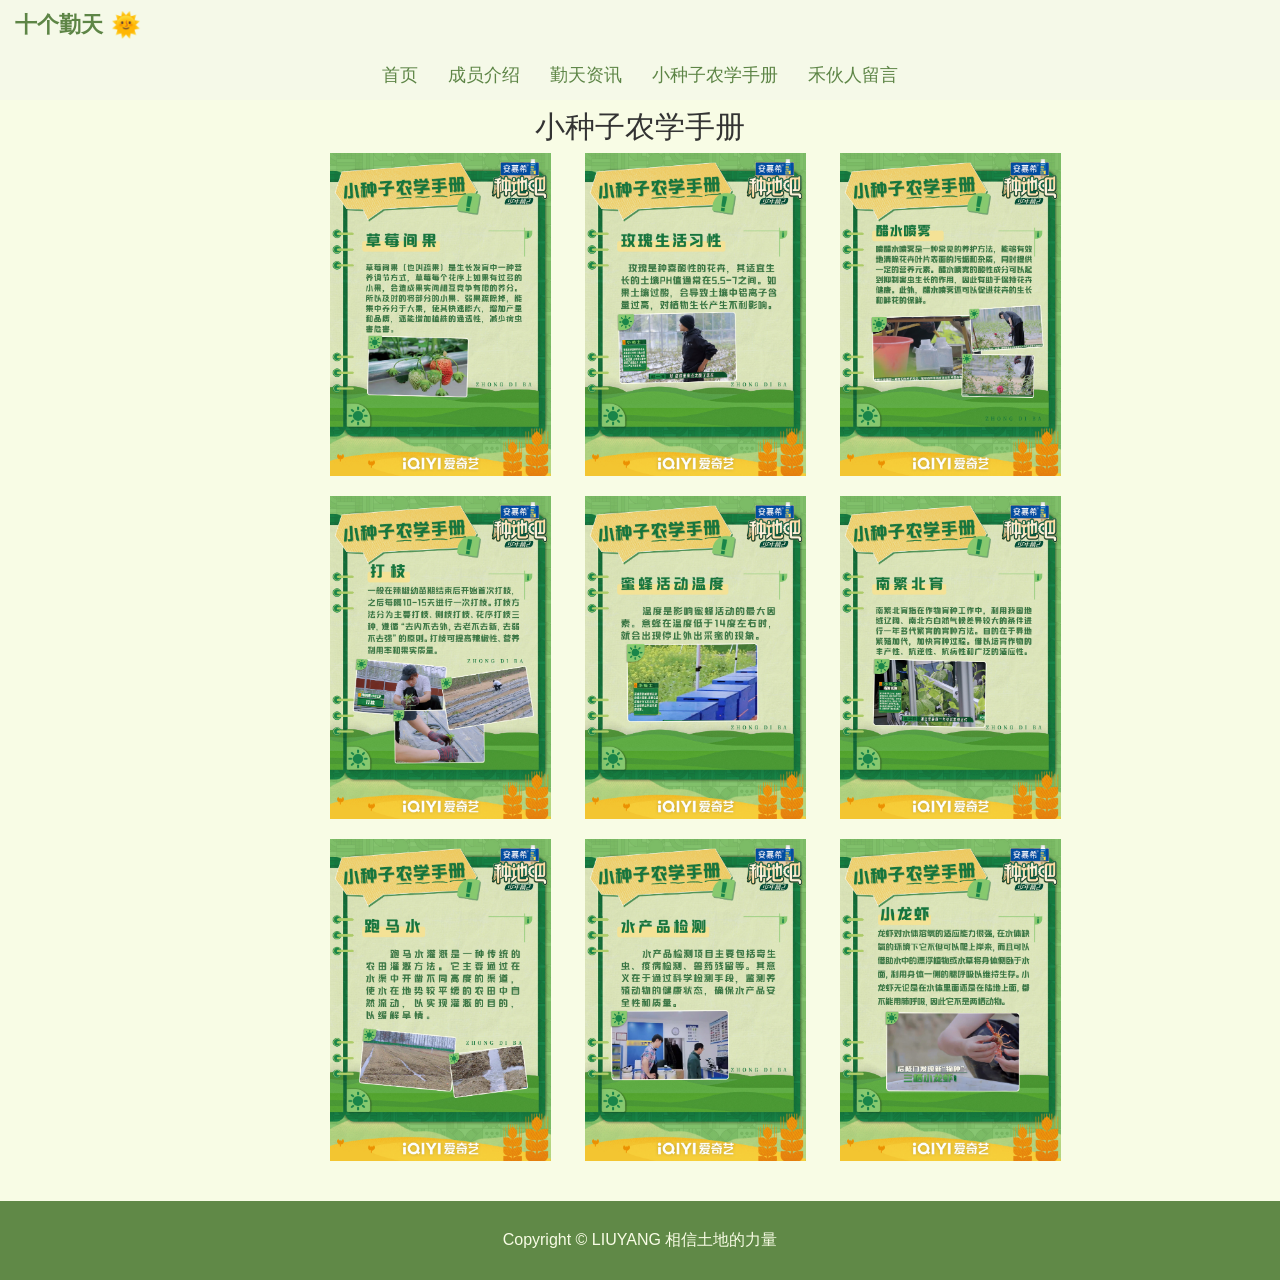
<file: page3.html>
<!doctype html>
<html lang="zh-CN">
  <head>
    <meta charset="utf-8">
    <meta http-equiv="X-UA-Compatible" content="IE=edge">
    <meta name="viewport" content="width=device-width, initial-scale=1">
    <title>小种子农学手册</title>

    <!-- Bootstrap -->
    <link rel="stylesheet" href="css/bootstrap.min.css">
	<link rel="stylesheet" href="css/index.css">
  </head>
  <body>
	  <!--导航栏-->
    <nav class="navbar">
      <div class="container-fluid navbar-inverse navbar-fixed-top">
        <div class="navbar-header">
          <button type="button" class="navbar-toggle collapsed" data-toggle="collapse" data-target="#bs-example-navbar-collapse-1" aria-expanded="false">
            <span class="sr-only">Toggle navigation</span>
            <span class="icon-bar"></span>
            <span class="icon-bar"></span>
            <span class="icon-bar"></span>
          </button>
          <a class="navbar-brand" href="index.html" style="display: flex; align-items: center; gap: 8px; font-size: 22px; font-weight: bold; font-family: 'KaiTi', 'STKaiti', serif;">十个勤天 <span style="font-size: 24px;">🌞</span></a>
        </div>
   
        <div class="collapse navbar-collapse" id="bs-example-navbar-collapse-1">
          <ul class="nav navbar-nav" style="display: flex; justify-content: center; width: 100%; font-size: 17px;">
            <li><a href="index.html">首页</a></li>
            <li><a href="page1.html">成员介绍</a></li>
		    <li><a href="page2.html">勤天资讯</a></li>
			<li><a href="page3.html">小种子农学手册</a></li>
			<li><a href="page4.html">禾伙人留言</a></li>
          </ul>
        </div>
      </div>
    </nav><br>
    <h2 style="text-align: center;">小种子农学手册</h2>
    <div id="img-container">
	 <div id="img">
				    <img src="images/草莓间果.jpg">
				    <img src="images/草莓生活习性.jpg">
				    <img src="images/醋水喷雾.jpg">
				    <img src="images/打枝.jpg">
				    <img src="images/蜜蜂活动温度.jpg">
				    <img src="images/南繁北育.jpg">
				    <img src="images/跑马水.jpg">
				    <img src="images/水产品检测.jpg">
				    <img src="images/小龙虾.jpg">
			</div>
			</div>
	
<!-- 	版权说明区开始 -->
    <div class="container-fluid  footer">
       <div class="row">
         <div class="col-md-12">Copyright © LIUYANG 相信土地的力量</div>
       </div>
     </div>
	
	
    <!-- 引入js文件 -->
    <script src="js/jquery.min.js"></script>
    <script src="js/bootstrap.min.js"></script>
  </body>
</html>
</file>
<file: css/index.css>
body{
	background-color: #f8fce5;
}
/* 导航 */
.navbar-brand{
	background-color: #f5f9e8;
	font-size: 18px;
}
.navbar-inverse .navbar-brand {
  color: #5d8546;
  font-size: 18px;
}
.navbar-inverse .navbar-brand:hover{
  color: #5d8546;
  font-size: 18px;
}


.navbar-collapse{
	background-color: #f5f9e8;
	font-size: 18px;
}
.navbar-inverse .navbar-nav > li > a{
	color: #5d8546;
	font-size: 18px;
}
.navbar-inverse .navbar-nav > li > a:hover{
	color: #5d8546;
	font-size: 18px;
}
.navbar-inverse .navbar-nav > li:hover{
	background-color: #bbc89a;
	font-size: 18px;
}
.navbar-inverse .navbar-nav > .active > a{
	background-color: #bbc89a;
	font-size: 18px;
}
.navbar-inverse .navbar-nav > .active > a:hover{
	background-color: #5d8546;
	font-size: 18px;
}

.navbar-inverse{
	background-color: #f5f9e8;
	font-size: 18px;
}

/* 首页 */
/* 十个勤天简介 */
.story h2{
	text-align: center;
	margin-top: 30px;
	margin-bottom: 20px;
}
.story p{
	text-align: center;
	font-size: 16px;
}
.story img{
	width: 100%;
}
.jieshao{
	margin-top: 30px;
}
.jieshao video{
	width: 100%;
}
.jieshao audio{
	width: 100%;
}
/* 图片滚动 */
.works{
	margin: 50px 0 30px;
}
.works h1{
	margin-bottom: 30px;
}
.bottom img{
	margin-bottom: 10px;
	margin-left: 10px;
	width: 180px;
	height: 180px;
	object-fit: cover;
	display: inline-block;
	vertical-align: middle;
	cursor: pointer;
	transition: transform 0.3s ease;
}
.bottom img:hover{
	transform: scale(1.05);
}
@keyframes dy{
	from{transform: translateX(0px);}
	to{transform: translateX(-50%);}
}

.scroll-container{
	width: 100%;
	overflow: hidden;
	margin-left: 0;
	margin-bottom: 50px;
	white-space: nowrap;
	padding: 0;
}
.scroll-item{
	display: inline-flex;
	animation: dy 30s linear infinite;
	width: 200%;
	white-space: nowrap;
}
.scroll-container:hover .scroll-item{
	animation-play-state: paused;
}

/* 模态框样式 */
.modal {
	display: none;
	position: fixed;
	z-index: 1000;
	padding-top: 100px;
	left: 0;
	top: 0;
	width: 100%;
	height: 100%;
	overflow: auto;
	background-color: rgba(0,0,0,0.9);
}

.modal-content {
	margin: auto;
	display: block;
	max-width: 90%;
	max-height: 80vh;
}

#caption {
	margin: auto;
	display: block;
	width: 80%;
	max-width: 700px;
	text-align: center;
	color: #ccc;
	padding: 10px 0;
	height: 50px;
}

.close {
	position: absolute;
	top: 15px;
	right: 35px;
	color: #f1f1f1;
	font-size: 40px;
	font-weight: bold;
	transition: 0.3s;
}

.close:hover,
.close:focus {
	color: #bbb;
	text-decoration: none;
	cursor: pointer;
}

@media only screen and (max-width: 700px){
	.modal-content {
		width: 100%;
	}
}

/* 在线订购 */
.var img{
	width: 100%;
	border-radius: 50%;
	overflow: hidden;
}
.var h2{
	text-align: center;
	margin-top: 40px;
	margin-bottom: 20px;
}
.var h3{
	text-align: center;
}
.var .col-md-3{
	margin-bottom: 30px;
}
.var .btn-primary{
	background-color: #ffa600;
	border-color: #d28900;
}
.var .btn-primary:hover{
	background-color: #d28900;
	border-color: #d28900;
}

.search h1{
	font-size: 18px;
	letter-spacing: 3px;
}
.data-search{
	border-bottom: rgba(0,0,0,0.1) solid 1px;
	margin-top: 30px;
	margin-bottom: 30px;
}
.search .alert{
	margin: 20px 5px 20px 5px;
}


.order .panel{
	padding: 0;
}
.order{
	margin: 20px 0;
}
.order .media h4{	
	font-size: 40px;
	font-weight: 500px;
	padding-bottom: 5px;
}
.order p{
	font-size: 16px;
	padding-top: 8px;
	color: rgba(0,0,0,0.5);
	
}
.order img{
	margin-right: 10px;
}
.order .order-title h4{
	font-size: 16px;
	margin-bottom: 20px;
	
}


.kongge{
	margin-top: 40px;
	margin-bottom: 30px;
}
.else{
		padding-bottom: 10px;
}
.else img{
	padding-left: 19px;
	padding-top: 25px;
}
/* 小种子手册 */
/* 先对整个图片容器进行样式设置 */
#img-container {
	margin-left: 300px;
    width: 85%; 
    display: flex; 
    flex-wrap: wrap; 
    justify-content: space-between; 
}

#img {
    width: 85%; 
}

/* 对每张图片设置样式 */
#img img {
    width: calc(25% - 10px); 
    height: auto;
    margin-bottom: 20px;
    margin-left: 30px;
    transition: all 0.3s ease; 
}

#img img:hover {
    transform: scale(1.2); 

}
@media (max-width:992px) {
	.else a img{
		margin-right: 50px;
	}
}
.else .img-border{
	border: solid 1px rgba(0,0,0,0.1);
	padding-left: 0px;
	padding-right: 10px;	
}
.else h5{
	text-align: center;
	font-weight: bold;
	padding-bottom: 15px;
	margin-bottom: 5px;
	border-bottom: 1px solid rgba(0,0,0,0.1);
}
.else p{
	text-align: center;
	margin-top: 5px;
	font-size: 14px;
	font-weight: 500px;
}
.else .panel{
	height: 665px;
}

@media (max-width:992px) {
	.else .space img{
		margin: 0 auto;
	}
}

/* 电脑端 */
@media (max-width:1200px) {
	.else .panel{
		height: 710px;
	}
}

@media (min-width:1200px) {
	.else .panel{
		height: 485px;
	}
}

/* 平板端 */
@media (max-width:992px) {
	.else .panel{
		height: 710px;
	}
}

@media (min-width:992px) {
	.else .panel{
		height: 665px;
	}
}

/* 小屏幕 */
@media (max-width:768px) {
	.else .panel{
		height: 1514px;
	}
	.else p{
		font-size: 28px;
		margin-left:18px;
	}
	.else .img-border{
		text-align: center;
	}
}

@media (min-width:768px) {
	.else .panel{
		height: 700px;
	}
}

.footer{
	margin-top: 20px;
	background-color: #608947;
	font-size: 16px;
	text-align: center;
	color: #f8fce5;
	padding-top:28px;
	padding-bottom: 28px;
}
</file>
